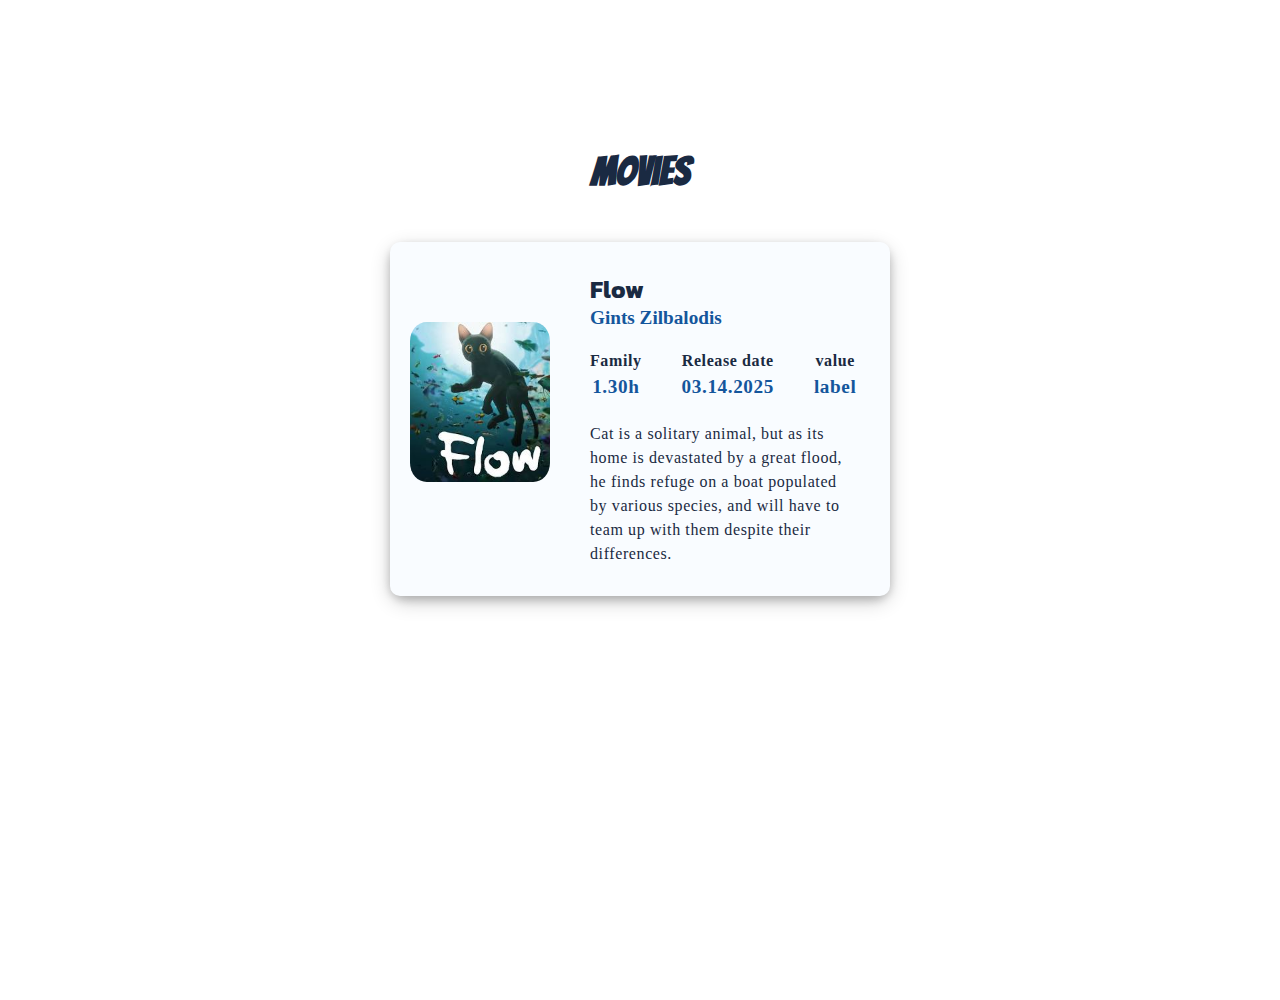
<file: cssLayout/index.html>
<!DOCTYPE html>
<html lang="en">
  <head>
    <meta charset="UTF-8" />
    <meta name="viewport" content="width=device-width, initial-scale=1.0" />
    <title>Css</title>
    <link rel="stylesheet" href="style.css" />
    <link rel="preconnect" href="https://fonts.googleapis.com">
<link rel="preconnect" href="https://fonts.gstatic.com" crossorigin>
<link href="https://fonts.googleapis.com/css2?family=Bangers&display=swap" rel="stylesheet">
<link rel="preconnect" href="https://fonts.googleapis.com">
<link rel="preconnect" href="https://fonts.gstatic.com" crossorigin>
<link href="https://fonts.googleapis.com/css2?family=Bangers&family=Kanit:ital,wght@0,100;0,200;0,300;0,400;0,500;0,600;0,700;0,800;0,900;1,100;1,200;1,300;1,400;1,500;1,600;1,700;1,800;1,900&display=swap" rel="stylesheet">
</head>
  <body>
    <main>
      <header>
        <h1>Movies</h1>
      </header>
      <section class="hero-cards">
        <article class="card-container">
          <figure>
            <img
              src="/cssLayout/assets/Flow.jpg"
              alt="Cat in the water"
              class="img-container"
            />
          </figure>

          <div class="details-container">
            <h2 class="name">Flow</h2>
            <h3 class="occupation">Gints Zilbalodis</h3>
            <div class="card-details">
              <div class="item">
                <p class="value">Family</p>
                <p class="label">1.30h</p>
              </div>

              <div class="item">
                <p class="value">Release date</p>
                <p class="label">03.14.2025</p>
              </div>

              <div class="item">
                <p class="value">value</p>
                <p class="label">label</p>
              </div>
            </div>
            <div class="description">
              <p class="description-content">
                Cat is a solitary animal, but as its home is devastated by a
                great flood, he finds refuge on a boat populated by various
                species, and will have to team up with them despite their
                differences.
              </p>
            </div>
          </div>
        </article>
      </section>
    </main>
  </body>
</html>
</file>
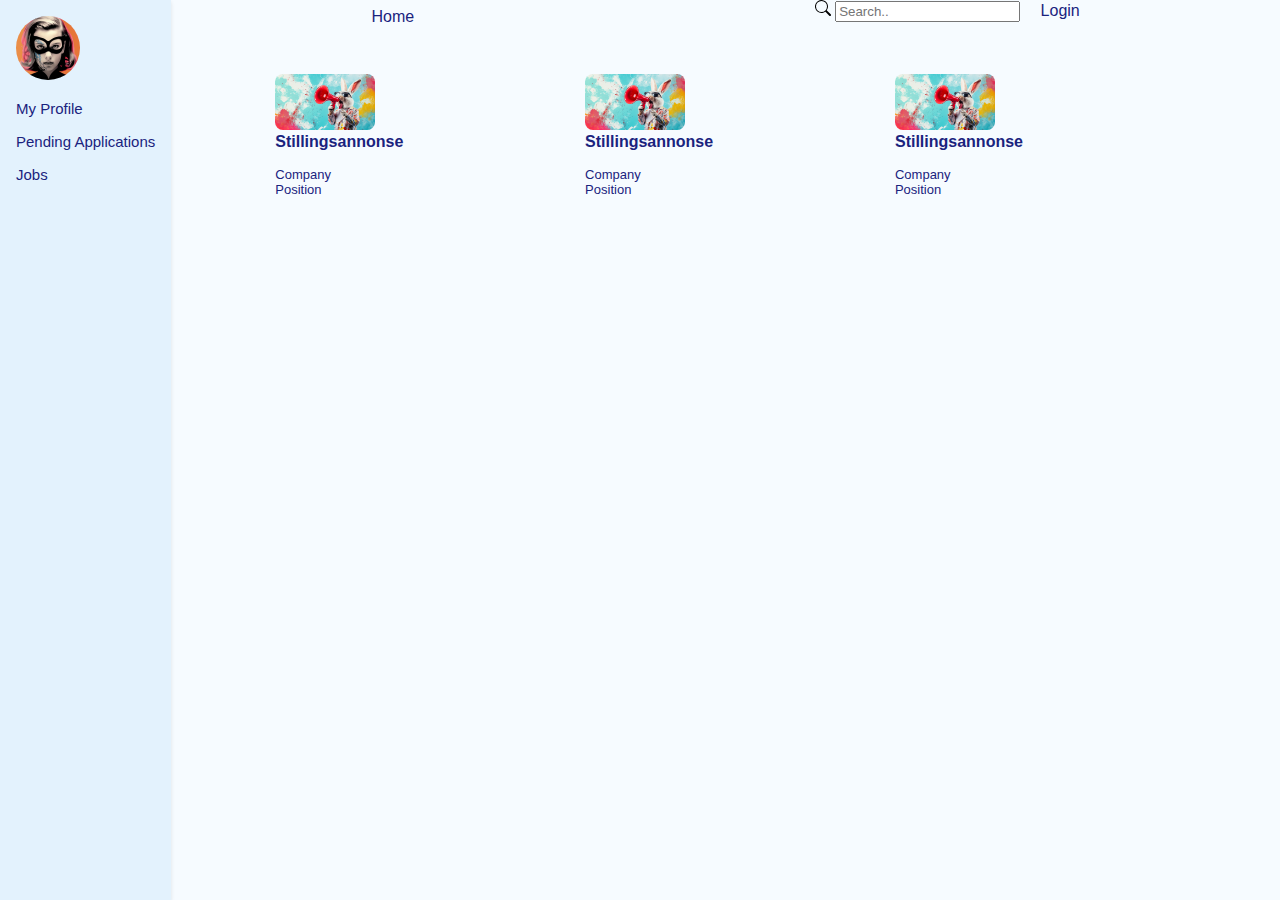
<file: LoginPage/index.html>
<!DOCTYPE html>
<html lang="en">
  <head>
    <meta charset="utf-8" />
    <link rel="icon" href="%PUBLIC_URL%/favicon.ico" />
    <meta name="viewport" content="width=device-width, initial-scale=1" />
    <meta name="theme-color" content="#000000" />
    <meta
      name="description"
      content="Web site created using create-react-app"
    />
    <link rel="apple-touch-icon" href="%PUBLIC_URL%/logo192.png" />

    <link rel="manifest" href="%PUBLIC_URL%/manifest.json" />

    <title>JobApplication</title>
    <link rel="stylesheet" href="styleBasic.css" />
  </head>
  <body>
    <header>
 <div class="container">
  <img src="/LoginPage/images/rossetti74_ultra_detailed_millie_bobby_brown_teenager_with_mask_63bf1838-24f2-4d62-8f8f-5607dc7403c0.png" alt="logo" class="logo"/>
<div class="navigation">My Profile</div>
<div class="navigation">Pending Applications</div>
<div class="navigation">Jobs</div>
</div>  
</header>
    <div id="root"></div>
    <div class="layout-container">
     <nav>
        <a href="/">Home</a>
        <div class="search-bar-button">
                               <img src="images/search.svg" width="16" height="16" alt="Search Icon">
                          
                            <input type="text" placeholder="Search..">
        <a href="/login">Login</a>
      </nav>
     <div class="job-container">
        <div class="job">
            <img src="/LoginPage/images/design.hoogli_86091_Art_collage._A_crazy_easter_bunny_with_a_me_01da7bc5-0f86-417e-8008-a31fcaf2b09c.png" alt="logo"
            class="image-job"/>
        <h3>Stillingsannonse</h3>
       <p>Company</br>
      Position</p> </div>
      <div class="job">
        <img src="/LoginPage/images/design.hoogli_86091_Art_collage._A_crazy_easter_bunny_with_a_me_01da7bc5-0f86-417e-8008-a31fcaf2b09c.png" alt="logo" 
        class="image-job"/>
        <h3>Stillingsannonse</h3>
         <p>Company</br>
      Position</p>  </div>
      <div class="job">
        <img src="/LoginPage/images/design.hoogli_86091_Art_collage._A_crazy_easter_bunny_with_a_me_01da7bc5-0f86-417e-8008-a31fcaf2b09c.png" alt="logo" 
        class="image-job"/>
        <h3>Stillingsannonse</h3>
         <p>Company</br>
      Position</p>    </div>
     </div>
  </body>
</html>
</file>
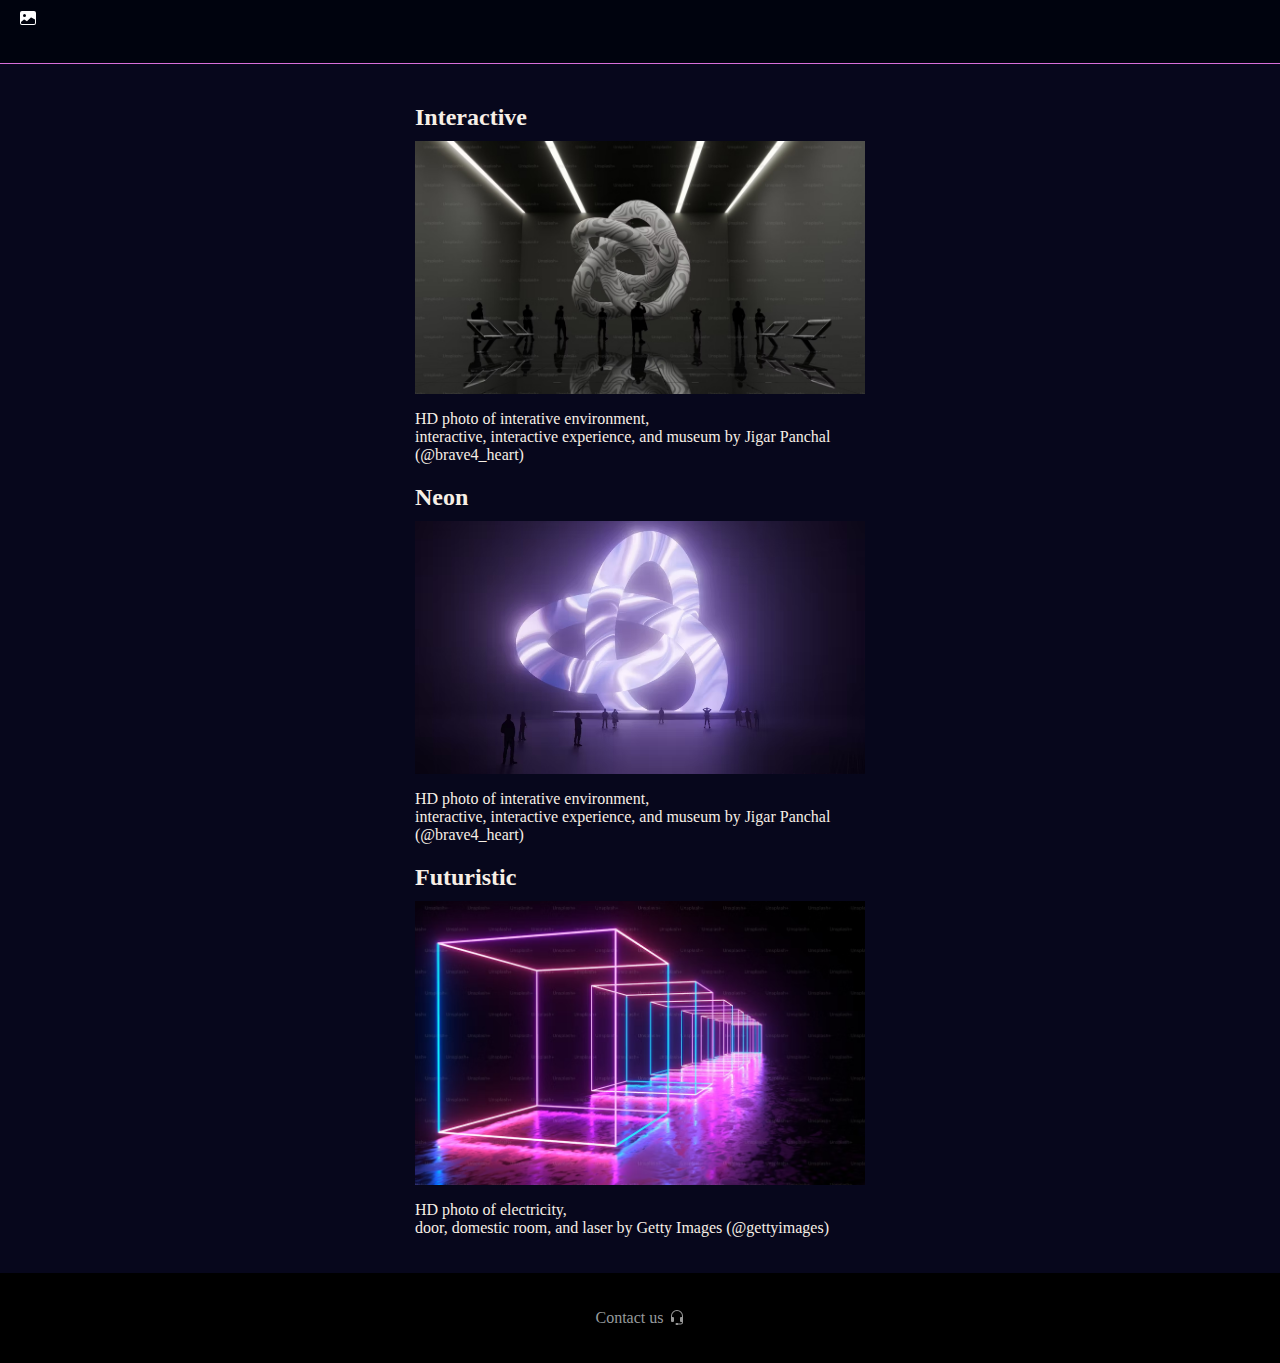
<file: test.html>
<!DOCTYPE html>
<html lang="en">
  <head>
    <meta charset="UTF-8" />
    <meta name="viewport" content="width=device-width, initial-scale=1.0" />
    <title>Test</title>
    <link rel="stylesheet" href="styleMain.css">
  </head>
  <body>
    <header>
      <nav>
        <a
          href="https://www.figma.com/design/rlXGnkbM0S56e9XBQaRspf/Figma-basics?node-id=4368-321075&t=fVuR3ojvr2qGgLEF-0"
          > <img src="/assets/image-fill.svg" alt="image-logo" class="logo">
          
        </a>
      </nav>
    </header>
    <main>
     
      <section>
        <article>
            <h2>Interactive</h2>
            <img src="/assets/premium_photo-1739000485705-51dc4125956a.avif" class="image">
            <p>
                 HD photo of interative environment,</br> interactive, interactive experience, and museum by Jigar Panchal (@brave4_heart)
            </p>
            <h2>Neon</h2>
            <img src="/assets/premium_photo-1739000486151-b871c4d92e27.avif"  class="image">
            <p>
                 HD photo of interative environment,</br> interactive, interactive experience, and museum by Jigar Panchal (@brave4_heart)
            </p>
            <h2>Futuristic</h2>
            <img src="/assets/premium_photo-1661909976446-3d686365b6f2.avif"  class="image">
            <p>
               HD photo of electricity,</br> door, domestic room, and laser by Getty Images (@gettyimages)
            </p>
        </article>
      </section>
    </main>
</body>
<footer>
  Contact us <img src="/assets/headset.svg" class="logo-footer">
</footer>
</html>
</file>
<file: cssLayout/style.css>
* {
  margin: 0;
  padding: 0;
  box-sizing: border-box;
}
.name {
  font-size: 1.5rem;
  font-family: "Kanit", serif;
  font-weight: 700;
    color: #1a2a42;

}
body {
  min-height: 100vh;
}

img {
    margin-top: 50%;
  max-width: 140px;
  display: block;
  border-radius: 12%;
  margin-left: 20px;
}
.hero-cards {
    border-radius: 15px;
  display: flex;
  gap: 20px;
  flex-wrap: wrap;
  justify-content: center;
   box-shadow: 0 4px 8px 0 rgba(0, 0, 0, 0.2), 0 6px 20px 0 rgba(0, 0, 0, 0.19);
}
h1 {
  font-family: "Bangers", serif;
  text-align: center;
  margin: 50px;
  font-size: 2.5rem;
  color: #1a2a42;
}
main {
  display: flex;
  justify-content: center;
  align-items: center;
  margin-top: 100px;
  flex-direction: column;
}
.card-container {
  background-color: #f9fcff;
  border-radius: 10px;
  color: #1a2a42;
  display: flex;
  max-width: 500px;
}

.img-container {
  display: flex;
  justify-content: center;
  align-items: center;
}

.details-container {
  padding: 30px 40px;
}

.card-details {
  display: flex;
  text-align: center;
  gap: 40px;
  margin-block: 20px;
}
.value {
  font-weight: 900;
  color: #1a2a42;
}
.label,
.occupation {
  font-size: 1.2rem;
  font-weight: 700;
  color: rgb(20, 86, 156);
}

p {
  line-height: 1.5;
  letter-spacing: 0.6px;
}
</file>
<file: LoginPage/styleBasic.css>
:root {
    --primary-blue: #E3F2FD;
    --secondary-blue: #BBDEFB;
    --accent-blue: #90CAF9;
    --text-color: #1A237E;
    --background-color: #F5F5F5;
    --primary-background: #f6fbff;
}
p {
    color: var(--text-color);
    font-size: small;
}

body {
    margin: 0;
    font-family: Arial, sans-serif;
    min-height: 100vh;
    display: flex;
    flex-direction: row;
    background-color: var(--primary-background);
    color: var(--text-color);
}

header {
    background-color: var(--primary-blue);
    padding: 1rem;
    box-shadow: 0 2px 4px rgba(0,0,0,0.1);
}
.layout-container {
    display: flex;
    flex-direction: column;
    flex: 1;
}
main {
    flex: 1;
    padding: 2rem;
    background-color: white;
    margin: 1rem;
    border-radius: 8px;
    box-shadow: 0 2px 4px rgba(0,0,0,0.1);
}
.job-container {
    display: grid;
    grid-template-columns: repeat(auto-fit, minmax(120px, 1fr));
    gap: 0.8rem;
    padding-top: 0;
    margin-top: 2rem; 
    padding-left: 6rem;
    padding-right: 6rem;
    transition: margin-top 0.3s ease;
}
.job h3 {
    margin: 0.2rem 0;
    font-size: 1rem;
    word-wrap: break-word; /* Ensures long words break and wrap into next line */
    overflow-wrap: break-word; /* Handles long words gracefully in any browser */
    white-space: normal; /* Ensures it wraps naturally */
}
.logo {
    width: 64px;
    height: 64px;
    object-fit: cover;
    border-radius: 100%;
}
.job {
    display: flex;
    flex-direction: column;
    justify-content: center;
    background-color: var(--primary-background);
    padding: 0.5rem;
    margin-top: auto;
    max-width: fit-content;
     overflow: hidden;
}
.content {
    display: grid;
}
.navigation {
    display: flex;
    gap: 1rem;
    margin-top: 1rem;
    font-size: 15px;
    font-family: Arial, sans-serif;
    color: var(--text-color);
}
nav {
    justify-content: space-around;
    display: flex;
    gap: 1rem;
}

nav a {
    color: var(--text-color);
    text-decoration: none;
    padding: 0.5rem 1rem;
    border-radius: 4px;
    transition: background-color 0.3s;
}
.image-job {
    display: block;
    object-fit: cover;
    max-width: 100px;
    border-radius: 8px;
}
/*
nav a:hover {
    background-color: var(--accent-blue);
}
*/
@media (max-width: 768px) {
    main {
        margin: 0.5rem;
        padding: 1rem;
    }

    nav {
        /*flex-direction: column;*/
        /*align-items: center;*/
    }
}
</file>
<file: styleMain.css>
body {
  background: rgb(7, 7, 28);
  color: rgb(247, 239, 230);
  height: auto;
  margin: 0;
}
.image {
  display: block;
  max-width: 100%;
  cursor: pointer;
}
.logo {
    filter: invert(100);
    margin-top: 10px;
}
a {
  color: rgb(237, 250, 255);
  text-decoration: none;
  margin-left: 20px;
  font-size: 25px;
  display: flex;

}
a:hover,
a:focus {
  color: #969a9c;
  transition: 0.3s;
}

header {
  display: flex;
  justify-content: center;
}
article {
  max-width: 50vh;
  margin-inline: auto;
  border-color: rgb(224, 231, 232);
  padding: 20px;
}
.logo-footer {
  filter: invert(60%);
  margin-left: 5px;
}
h1 {
  text-align: center;
}
nav {
  width: 100%;
  background-color: rgb(0, 3, 14);
 height: 7vh;
 border-bottom: #d76eda solid 1px;
}

h2 {
  margin-bottom: 10px;
}
footer {
  width: 100%;
  background-color: black;
  height: 10vh;
  display: flex;
  justify-content: center;
  color: #969a9c;
  flex-wrap: wrap;
  justify-content: center;
  align-content: center;
}
</file>
